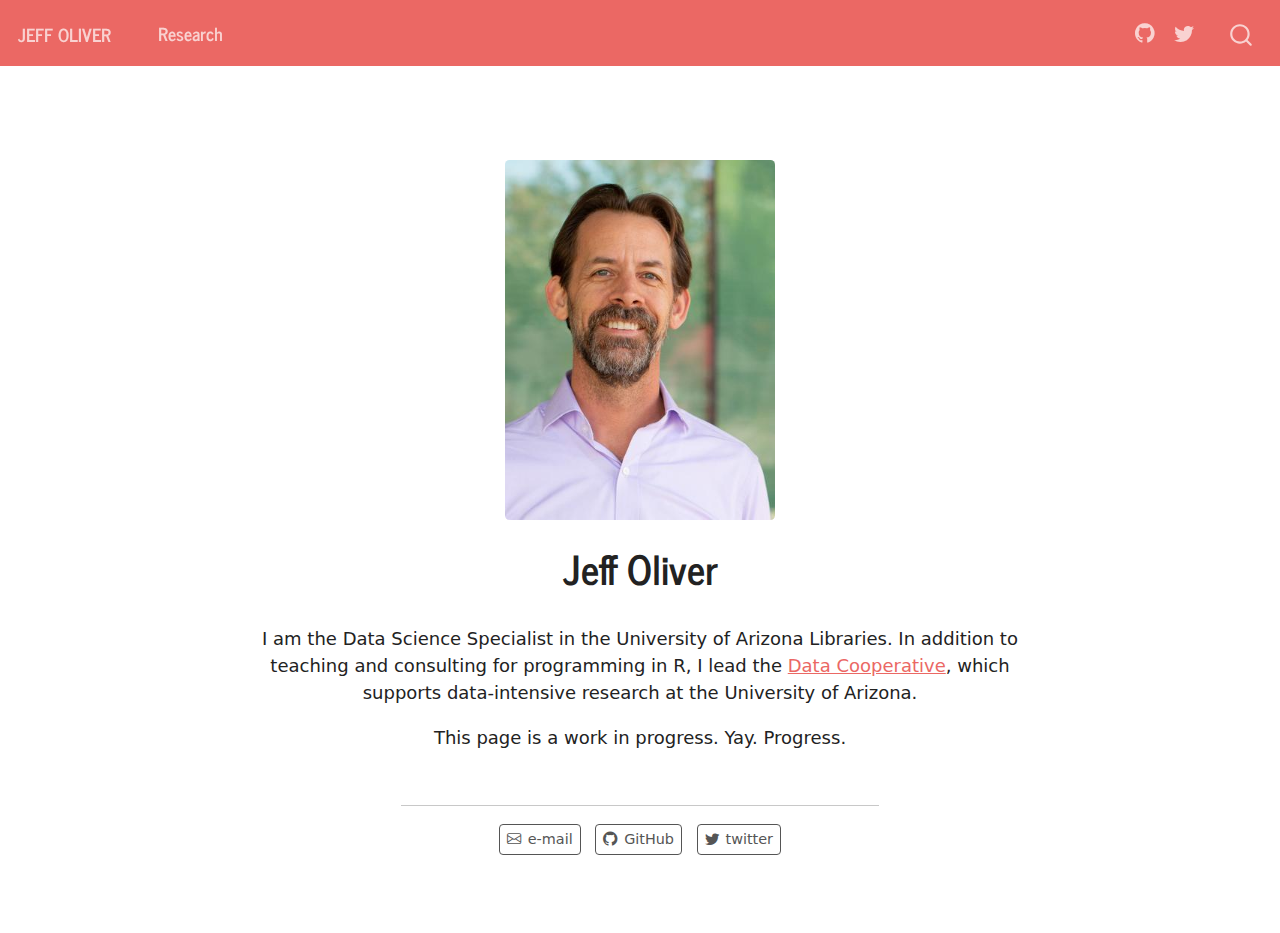
<file: docs/index.html>
<!DOCTYPE html>
<html xmlns="http://www.w3.org/1999/xhtml" lang="en" xml:lang="en"><head>

<meta charset="utf-8">
<meta name="generator" content="quarto-1.2.269">

<meta name="viewport" content="width=device-width, initial-scale=1.0, user-scalable=yes">


<title>Jeff Oliver</title>
<style>
code{white-space: pre-wrap;}
span.smallcaps{font-variant: small-caps;}
div.columns{display: flex; gap: min(4vw, 1.5em);}
div.column{flex: auto; overflow-x: auto;}
div.hanging-indent{margin-left: 1.5em; text-indent: -1.5em;}
ul.task-list{list-style: none;}
ul.task-list li input[type="checkbox"] {
  width: 0.8em;
  margin: 0 0.8em 0.2em -1.6em;
  vertical-align: middle;
}
</style>


<script src="site_libs/quarto-nav/quarto-nav.js"></script>
<script src="site_libs/quarto-nav/headroom.min.js"></script>
<script src="site_libs/clipboard/clipboard.min.js"></script>
<script src="site_libs/quarto-search/autocomplete.umd.js"></script>
<script src="site_libs/quarto-search/fuse.min.js"></script>
<script src="site_libs/quarto-search/quarto-search.js"></script>
<meta name="quarto:offset" content="./">
<script src="site_libs/quarto-html/quarto.js"></script>
<script src="site_libs/quarto-html/popper.min.js"></script>
<script src="site_libs/quarto-html/tippy.umd.min.js"></script>
<link href="site_libs/quarto-html/tippy.css" rel="stylesheet">
<link href="site_libs/quarto-html/quarto-syntax-highlighting.css" rel="stylesheet" id="quarto-text-highlighting-styles">
<script src="site_libs/bootstrap/bootstrap.min.js"></script>
<link href="site_libs/bootstrap/bootstrap-icons.css" rel="stylesheet">
<link href="site_libs/bootstrap/bootstrap.min.css" rel="stylesheet" id="quarto-bootstrap" data-mode="light">
<script id="quarto-search-options" type="application/json">{
  "location": "navbar",
  "copy-button": false,
  "collapse-after": 3,
  "panel-placement": "end",
  "type": "overlay",
  "limit": 20,
  "language": {
    "search-no-results-text": "No results",
    "search-matching-documents-text": "matching documents",
    "search-copy-link-title": "Copy link to search",
    "search-hide-matches-text": "Hide additional matches",
    "search-more-match-text": "more match in this document",
    "search-more-matches-text": "more matches in this document",
    "search-clear-button-title": "Clear",
    "search-detached-cancel-button-title": "Cancel",
    "search-submit-button-title": "Submit"
  }
}</script>


<link rel="stylesheet" href="styles.css">
</head>

<body class="nav-fixed fullcontent">

<div id="quarto-search-results"></div>
  <header id="quarto-header" class="headroom fixed-top">
    <nav class="navbar navbar-expand-lg navbar-dark ">
      <div class="navbar-container container-fluid">
      <div class="navbar-brand-container">
    <a class="navbar-brand" href="./index.html">
    <span class="navbar-title">Jeff Oliver</span>
    </a>
  </div>
          <button class="navbar-toggler" type="button" data-bs-toggle="collapse" data-bs-target="#navbarCollapse" aria-controls="navbarCollapse" aria-expanded="false" aria-label="Toggle navigation" onclick="if (window.quartoToggleHeadroom) { window.quartoToggleHeadroom(); }">
  <span class="navbar-toggler-icon"></span>
</button>
          <div class="collapse navbar-collapse" id="navbarCollapse">
            <ul class="navbar-nav navbar-nav-scroll me-auto">
  <li class="nav-item">
    <a class="nav-link" href="./research.html">
 <span class="menu-text">Research</span></a>
  </li>  
</ul>
            <ul class="navbar-nav navbar-nav-scroll ms-auto">
  <li class="nav-item compact">
    <a class="nav-link" href="https://github.com/jcoliver"><i class="bi bi-github" role="img">
</i> 
 <span class="menu-text"></span></a>
  </li>  
  <li class="nav-item compact">
    <a class="nav-link" href="https://twitter.com/jcoliverAZ"><i class="bi bi-twitter" role="img">
</i> 
 <span class="menu-text"></span></a>
  </li>  
</ul>
              <div id="quarto-search" class="" title="Search"></div>
          </div> <!-- /navcollapse -->
      </div> <!-- /container-fluid -->
    </nav>
</header>
<!-- content -->
<div id="quarto-content" class="quarto-container page-columns page-rows-contents page-layout-article page-navbar">
<!-- sidebar -->
<!-- margin-sidebar -->
    
<!-- main -->
<div class="quarto-about-jolla">
  <img src="headshot.jpg" class="about-image
  rounded " style="width: 15em;">
 <header id="title-block-header" class="quarto-title-block default">
<div class="quarto-title">
<h1 class="title">Jeff Oliver</h1>
</div>
<div class="quarto-title-meta">
  </div>
</header><main class="content" id="quarto-document-content">
<p>I am the Data Science Specialist in the University of Arizona Libraries. In addition to teaching and consulting for programming in R, I lead the <a href="https://data.library.arizona.edu">Data Cooperative</a>, which supports data-intensive research at the University of Arizona.</p>
<p>This page is a work in progress. Yay. Progress.</p>


</main> 
  <hr class="about-sep">
   <div class="about-links">
  <a href="mailto:jcoliver@arizona.edu" class="about-link">
    <i class="bi bi-envelope"></i>
     <span class="about-link-text">e-mail</span>
  </a>
  <a href="https://github.com/jcoliver" class="about-link">
    <i class="bi bi-github"></i>
     <span class="about-link-text">GitHub</span>
  </a>
  <a href="https://twitter.com/jcoliverAZ" class="about-link">
    <i class="bi bi-twitter"></i>
     <span class="about-link-text">twitter</span>
  </a>
</div>
</div>
 <!-- /main -->
<script id="quarto-html-after-body" type="application/javascript">
window.document.addEventListener("DOMContentLoaded", function (event) {
  const toggleBodyColorMode = (bsSheetEl) => {
    const mode = bsSheetEl.getAttribute("data-mode");
    const bodyEl = window.document.querySelector("body");
    if (mode === "dark") {
      bodyEl.classList.add("quarto-dark");
      bodyEl.classList.remove("quarto-light");
    } else {
      bodyEl.classList.add("quarto-light");
      bodyEl.classList.remove("quarto-dark");
    }
  }
  const toggleBodyColorPrimary = () => {
    const bsSheetEl = window.document.querySelector("link#quarto-bootstrap");
    if (bsSheetEl) {
      toggleBodyColorMode(bsSheetEl);
    }
  }
  toggleBodyColorPrimary();  
  const clipboard = new window.ClipboardJS('.code-copy-button', {
    target: function(trigger) {
      return trigger.previousElementSibling;
    }
  });
  clipboard.on('success', function(e) {
    // button target
    const button = e.trigger;
    // don't keep focus
    button.blur();
    // flash "checked"
    button.classList.add('code-copy-button-checked');
    var currentTitle = button.getAttribute("title");
    button.setAttribute("title", "Copied!");
    let tooltip;
    if (window.bootstrap) {
      button.setAttribute("data-bs-toggle", "tooltip");
      button.setAttribute("data-bs-placement", "left");
      button.setAttribute("data-bs-title", "Copied!");
      tooltip = new bootstrap.Tooltip(button, 
        { trigger: "manual", 
          customClass: "code-copy-button-tooltip",
          offset: [0, -8]});
      tooltip.show();    
    }
    setTimeout(function() {
      if (tooltip) {
        tooltip.hide();
        button.removeAttribute("data-bs-title");
        button.removeAttribute("data-bs-toggle");
        button.removeAttribute("data-bs-placement");
      }
      button.setAttribute("title", currentTitle);
      button.classList.remove('code-copy-button-checked');
    }, 1000);
    // clear code selection
    e.clearSelection();
  });
  function tippyHover(el, contentFn) {
    const config = {
      allowHTML: true,
      content: contentFn,
      maxWidth: 500,
      delay: 100,
      arrow: false,
      appendTo: function(el) {
          return el.parentElement;
      },
      interactive: true,
      interactiveBorder: 10,
      theme: 'quarto',
      placement: 'bottom-start'
    };
    window.tippy(el, config); 
  }
  const noterefs = window.document.querySelectorAll('a[role="doc-noteref"]');
  for (var i=0; i<noterefs.length; i++) {
    const ref = noterefs[i];
    tippyHover(ref, function() {
      // use id or data attribute instead here
      let href = ref.getAttribute('data-footnote-href') || ref.getAttribute('href');
      try { href = new URL(href).hash; } catch {}
      const id = href.replace(/^#\/?/, "");
      const note = window.document.getElementById(id);
      return note.innerHTML;
    });
  }
  const findCites = (el) => {
    const parentEl = el.parentElement;
    if (parentEl) {
      const cites = parentEl.dataset.cites;
      if (cites) {
        return {
          el,
          cites: cites.split(' ')
        };
      } else {
        return findCites(el.parentElement)
      }
    } else {
      return undefined;
    }
  };
  var bibliorefs = window.document.querySelectorAll('a[role="doc-biblioref"]');
  for (var i=0; i<bibliorefs.length; i++) {
    const ref = bibliorefs[i];
    const citeInfo = findCites(ref);
    if (citeInfo) {
      tippyHover(citeInfo.el, function() {
        var popup = window.document.createElement('div');
        citeInfo.cites.forEach(function(cite) {
          var citeDiv = window.document.createElement('div');
          citeDiv.classList.add('hanging-indent');
          citeDiv.classList.add('csl-entry');
          var biblioDiv = window.document.getElementById('ref-' + cite);
          if (biblioDiv) {
            citeDiv.innerHTML = biblioDiv.innerHTML;
          }
          popup.appendChild(citeDiv);
        });
        return popup.innerHTML;
      });
    }
  }
});
</script>
</div> <!-- /content -->



</body></html>
</file>
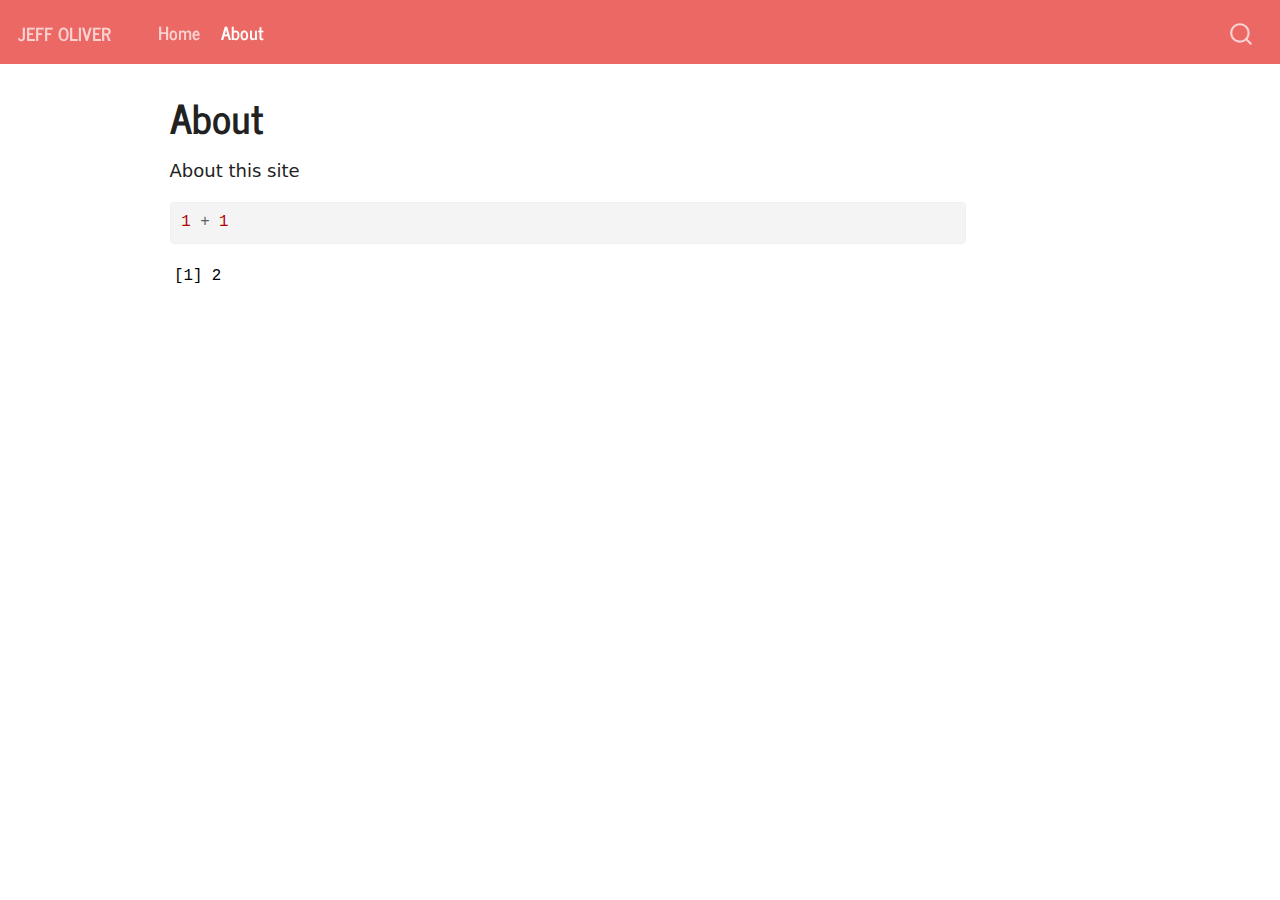
<file: docs/about.html>
<!DOCTYPE html>
<html xmlns="http://www.w3.org/1999/xhtml" lang="en" xml:lang="en"><head>

<meta charset="utf-8">
<meta name="generator" content="quarto-1.2.269">

<meta name="viewport" content="width=device-width, initial-scale=1.0, user-scalable=yes">


<title>Jeff Oliver - About</title>
<style>
code{white-space: pre-wrap;}
span.smallcaps{font-variant: small-caps;}
div.columns{display: flex; gap: min(4vw, 1.5em);}
div.column{flex: auto; overflow-x: auto;}
div.hanging-indent{margin-left: 1.5em; text-indent: -1.5em;}
ul.task-list{list-style: none;}
ul.task-list li input[type="checkbox"] {
  width: 0.8em;
  margin: 0 0.8em 0.2em -1.6em;
  vertical-align: middle;
}
pre > code.sourceCode { white-space: pre; position: relative; }
pre > code.sourceCode > span { display: inline-block; line-height: 1.25; }
pre > code.sourceCode > span:empty { height: 1.2em; }
.sourceCode { overflow: visible; }
code.sourceCode > span { color: inherit; text-decoration: inherit; }
div.sourceCode { margin: 1em 0; }
pre.sourceCode { margin: 0; }
@media screen {
div.sourceCode { overflow: auto; }
}
@media print {
pre > code.sourceCode { white-space: pre-wrap; }
pre > code.sourceCode > span { text-indent: -5em; padding-left: 5em; }
}
pre.numberSource code
  { counter-reset: source-line 0; }
pre.numberSource code > span
  { position: relative; left: -4em; counter-increment: source-line; }
pre.numberSource code > span > a:first-child::before
  { content: counter(source-line);
    position: relative; left: -1em; text-align: right; vertical-align: baseline;
    border: none; display: inline-block;
    -webkit-touch-callout: none; -webkit-user-select: none;
    -khtml-user-select: none; -moz-user-select: none;
    -ms-user-select: none; user-select: none;
    padding: 0 4px; width: 4em;
    color: #aaaaaa;
  }
pre.numberSource { margin-left: 3em; border-left: 1px solid #aaaaaa;  padding-left: 4px; }
div.sourceCode
  {   }
@media screen {
pre > code.sourceCode > span > a:first-child::before { text-decoration: underline; }
}
code span.al { color: #ff0000; font-weight: bold; } /* Alert */
code span.an { color: #60a0b0; font-weight: bold; font-style: italic; } /* Annotation */
code span.at { color: #7d9029; } /* Attribute */
code span.bn { color: #40a070; } /* BaseN */
code span.bu { color: #008000; } /* BuiltIn */
code span.cf { color: #007020; font-weight: bold; } /* ControlFlow */
code span.ch { color: #4070a0; } /* Char */
code span.cn { color: #880000; } /* Constant */
code span.co { color: #60a0b0; font-style: italic; } /* Comment */
code span.cv { color: #60a0b0; font-weight: bold; font-style: italic; } /* CommentVar */
code span.do { color: #ba2121; font-style: italic; } /* Documentation */
code span.dt { color: #902000; } /* DataType */
code span.dv { color: #40a070; } /* DecVal */
code span.er { color: #ff0000; font-weight: bold; } /* Error */
code span.ex { } /* Extension */
code span.fl { color: #40a070; } /* Float */
code span.fu { color: #06287e; } /* Function */
code span.im { color: #008000; font-weight: bold; } /* Import */
code span.in { color: #60a0b0; font-weight: bold; font-style: italic; } /* Information */
code span.kw { color: #007020; font-weight: bold; } /* Keyword */
code span.op { color: #666666; } /* Operator */
code span.ot { color: #007020; } /* Other */
code span.pp { color: #bc7a00; } /* Preprocessor */
code span.sc { color: #4070a0; } /* SpecialChar */
code span.ss { color: #bb6688; } /* SpecialString */
code span.st { color: #4070a0; } /* String */
code span.va { color: #19177c; } /* Variable */
code span.vs { color: #4070a0; } /* VerbatimString */
code span.wa { color: #60a0b0; font-weight: bold; font-style: italic; } /* Warning */
</style>


<script src="site_libs/quarto-nav/quarto-nav.js"></script>
<script src="site_libs/quarto-nav/headroom.min.js"></script>
<script src="site_libs/clipboard/clipboard.min.js"></script>
<script src="site_libs/quarto-search/autocomplete.umd.js"></script>
<script src="site_libs/quarto-search/fuse.min.js"></script>
<script src="site_libs/quarto-search/quarto-search.js"></script>
<meta name="quarto:offset" content="./">
<script src="site_libs/quarto-html/quarto.js"></script>
<script src="site_libs/quarto-html/popper.min.js"></script>
<script src="site_libs/quarto-html/tippy.umd.min.js"></script>
<script src="site_libs/quarto-html/anchor.min.js"></script>
<link href="site_libs/quarto-html/tippy.css" rel="stylesheet">
<link href="site_libs/quarto-html/quarto-syntax-highlighting.css" rel="stylesheet" id="quarto-text-highlighting-styles">
<script src="site_libs/bootstrap/bootstrap.min.js"></script>
<link href="site_libs/bootstrap/bootstrap-icons.css" rel="stylesheet">
<link href="site_libs/bootstrap/bootstrap.min.css" rel="stylesheet" id="quarto-bootstrap" data-mode="light">
<script id="quarto-search-options" type="application/json">{
  "location": "navbar",
  "copy-button": false,
  "collapse-after": 3,
  "panel-placement": "end",
  "type": "overlay",
  "limit": 20,
  "language": {
    "search-no-results-text": "No results",
    "search-matching-documents-text": "matching documents",
    "search-copy-link-title": "Copy link to search",
    "search-hide-matches-text": "Hide additional matches",
    "search-more-match-text": "more match in this document",
    "search-more-matches-text": "more matches in this document",
    "search-clear-button-title": "Clear",
    "search-detached-cancel-button-title": "Cancel",
    "search-submit-button-title": "Submit"
  }
}</script>


<link rel="stylesheet" href="styles.css">
</head>

<body class="nav-fixed">

<div id="quarto-search-results"></div>
  <header id="quarto-header" class="headroom fixed-top">
    <nav class="navbar navbar-expand-lg navbar-dark ">
      <div class="navbar-container container-fluid">
      <div class="navbar-brand-container">
    <a class="navbar-brand" href="./index.html">
    <span class="navbar-title">Jeff Oliver</span>
    </a>
  </div>
          <button class="navbar-toggler" type="button" data-bs-toggle="collapse" data-bs-target="#navbarCollapse" aria-controls="navbarCollapse" aria-expanded="false" aria-label="Toggle navigation" onclick="if (window.quartoToggleHeadroom) { window.quartoToggleHeadroom(); }">
  <span class="navbar-toggler-icon"></span>
</button>
          <div class="collapse navbar-collapse" id="navbarCollapse">
            <ul class="navbar-nav navbar-nav-scroll me-auto">
  <li class="nav-item">
    <a class="nav-link" href="./index.html">
 <span class="menu-text">Home</span></a>
  </li>  
  <li class="nav-item">
    <a class="nav-link active" href="./about.html" aria-current="page">
 <span class="menu-text">About</span></a>
  </li>  
</ul>
              <div id="quarto-search" class="" title="Search"></div>
          </div> <!-- /navcollapse -->
      </div> <!-- /container-fluid -->
    </nav>
</header>
<!-- content -->
<div id="quarto-content" class="quarto-container page-columns page-rows-contents page-layout-article page-navbar">
<!-- sidebar -->
<!-- margin-sidebar -->
    <div id="quarto-margin-sidebar" class="sidebar margin-sidebar">
        
    </div>
<!-- main -->
<main class="content" id="quarto-document-content">

<header id="title-block-header" class="quarto-title-block default">
<div class="quarto-title">
<h1 class="title">About</h1>
</div>



<div class="quarto-title-meta">

    
  
    
  </div>
  

</header>

<p>About this site</p>
<div class="cell">
<div class="sourceCode cell-code" id="cb1"><pre class="sourceCode r code-with-copy"><code class="sourceCode r"><span id="cb1-1"><a href="#cb1-1" aria-hidden="true" tabindex="-1"></a><span class="dv">1</span> <span class="sc">+</span> <span class="dv">1</span></span></code><button title="Copy to Clipboard" class="code-copy-button"><i class="bi"></i></button></pre></div>
<div class="cell-output cell-output-stdout">
<pre><code>[1] 2</code></pre>
</div>
</div>



</main> <!-- /main -->
<script id="quarto-html-after-body" type="application/javascript">
window.document.addEventListener("DOMContentLoaded", function (event) {
  const toggleBodyColorMode = (bsSheetEl) => {
    const mode = bsSheetEl.getAttribute("data-mode");
    const bodyEl = window.document.querySelector("body");
    if (mode === "dark") {
      bodyEl.classList.add("quarto-dark");
      bodyEl.classList.remove("quarto-light");
    } else {
      bodyEl.classList.add("quarto-light");
      bodyEl.classList.remove("quarto-dark");
    }
  }
  const toggleBodyColorPrimary = () => {
    const bsSheetEl = window.document.querySelector("link#quarto-bootstrap");
    if (bsSheetEl) {
      toggleBodyColorMode(bsSheetEl);
    }
  }
  toggleBodyColorPrimary();  
  const icon = "";
  const anchorJS = new window.AnchorJS();
  anchorJS.options = {
    placement: 'right',
    icon: icon
  };
  anchorJS.add('.anchored');
  const clipboard = new window.ClipboardJS('.code-copy-button', {
    target: function(trigger) {
      return trigger.previousElementSibling;
    }
  });
  clipboard.on('success', function(e) {
    // button target
    const button = e.trigger;
    // don't keep focus
    button.blur();
    // flash "checked"
    button.classList.add('code-copy-button-checked');
    var currentTitle = button.getAttribute("title");
    button.setAttribute("title", "Copied!");
    let tooltip;
    if (window.bootstrap) {
      button.setAttribute("data-bs-toggle", "tooltip");
      button.setAttribute("data-bs-placement", "left");
      button.setAttribute("data-bs-title", "Copied!");
      tooltip = new bootstrap.Tooltip(button, 
        { trigger: "manual", 
          customClass: "code-copy-button-tooltip",
          offset: [0, -8]});
      tooltip.show();    
    }
    setTimeout(function() {
      if (tooltip) {
        tooltip.hide();
        button.removeAttribute("data-bs-title");
        button.removeAttribute("data-bs-toggle");
        button.removeAttribute("data-bs-placement");
      }
      button.setAttribute("title", currentTitle);
      button.classList.remove('code-copy-button-checked');
    }, 1000);
    // clear code selection
    e.clearSelection();
  });
  function tippyHover(el, contentFn) {
    const config = {
      allowHTML: true,
      content: contentFn,
      maxWidth: 500,
      delay: 100,
      arrow: false,
      appendTo: function(el) {
          return el.parentElement;
      },
      interactive: true,
      interactiveBorder: 10,
      theme: 'quarto',
      placement: 'bottom-start'
    };
    window.tippy(el, config); 
  }
  const noterefs = window.document.querySelectorAll('a[role="doc-noteref"]');
  for (var i=0; i<noterefs.length; i++) {
    const ref = noterefs[i];
    tippyHover(ref, function() {
      // use id or data attribute instead here
      let href = ref.getAttribute('data-footnote-href') || ref.getAttribute('href');
      try { href = new URL(href).hash; } catch {}
      const id = href.replace(/^#\/?/, "");
      const note = window.document.getElementById(id);
      return note.innerHTML;
    });
  }
  const findCites = (el) => {
    const parentEl = el.parentElement;
    if (parentEl) {
      const cites = parentEl.dataset.cites;
      if (cites) {
        return {
          el,
          cites: cites.split(' ')
        };
      } else {
        return findCites(el.parentElement)
      }
    } else {
      return undefined;
    }
  };
  var bibliorefs = window.document.querySelectorAll('a[role="doc-biblioref"]');
  for (var i=0; i<bibliorefs.length; i++) {
    const ref = bibliorefs[i];
    const citeInfo = findCites(ref);
    if (citeInfo) {
      tippyHover(citeInfo.el, function() {
        var popup = window.document.createElement('div');
        citeInfo.cites.forEach(function(cite) {
          var citeDiv = window.document.createElement('div');
          citeDiv.classList.add('hanging-indent');
          citeDiv.classList.add('csl-entry');
          var biblioDiv = window.document.getElementById('ref-' + cite);
          if (biblioDiv) {
            citeDiv.innerHTML = biblioDiv.innerHTML;
          }
          popup.appendChild(citeDiv);
        });
        return popup.innerHTML;
      });
    }
  }
});
</script>
</div> <!-- /content -->



</body></html>
</file>
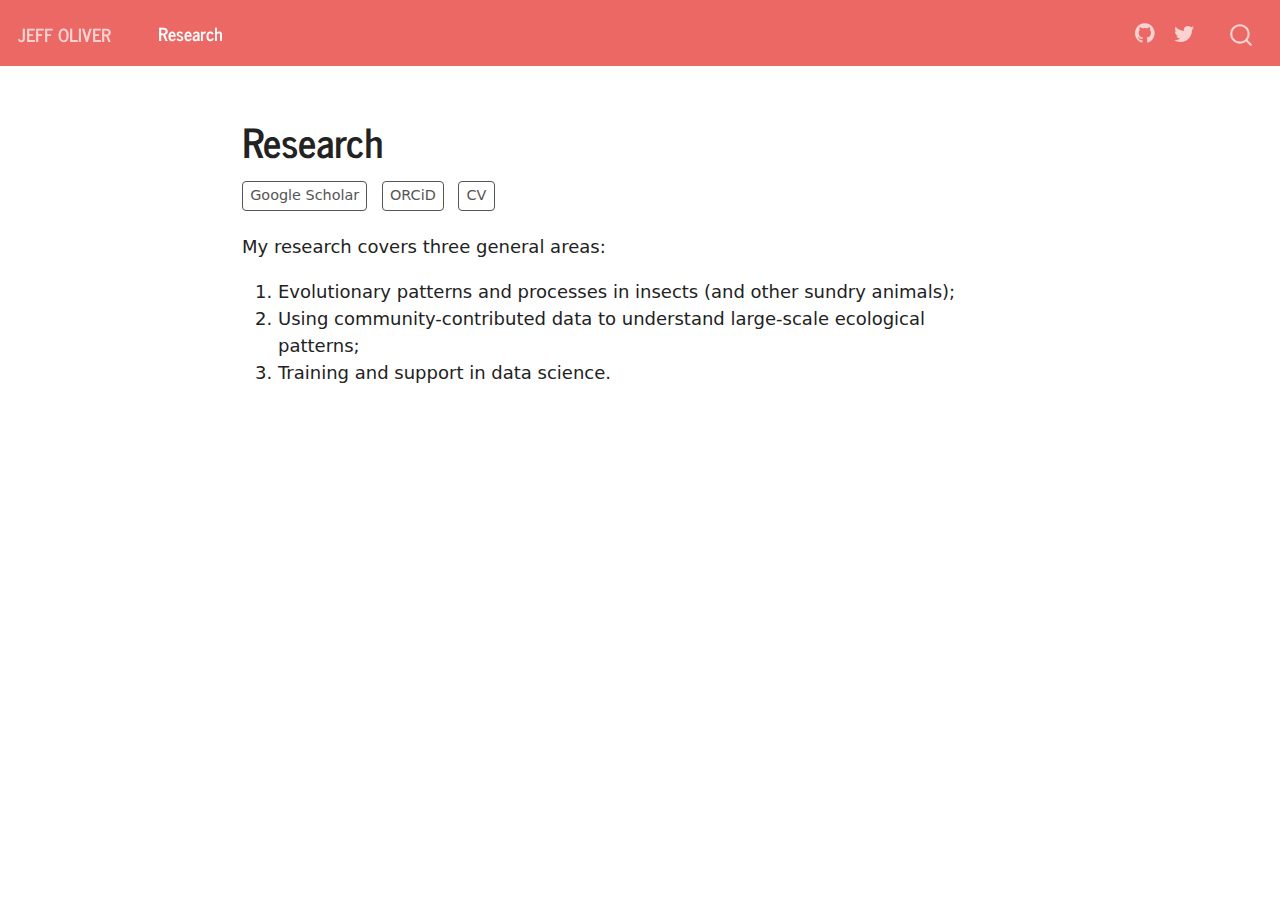
<file: docs/research.html>
<!DOCTYPE html>
<html xmlns="http://www.w3.org/1999/xhtml" lang="en" xml:lang="en"><head>

<meta charset="utf-8">
<meta name="generator" content="quarto-1.2.269">

<meta name="viewport" content="width=device-width, initial-scale=1.0, user-scalable=yes">


<title>Jeff Oliver - Research</title>
<style>
code{white-space: pre-wrap;}
span.smallcaps{font-variant: small-caps;}
div.columns{display: flex; gap: min(4vw, 1.5em);}
div.column{flex: auto; overflow-x: auto;}
div.hanging-indent{margin-left: 1.5em; text-indent: -1.5em;}
ul.task-list{list-style: none;}
ul.task-list li input[type="checkbox"] {
  width: 0.8em;
  margin: 0 0.8em 0.2em -1.6em;
  vertical-align: middle;
}
</style>


<script src="site_libs/quarto-nav/quarto-nav.js"></script>
<script src="site_libs/quarto-nav/headroom.min.js"></script>
<script src="site_libs/clipboard/clipboard.min.js"></script>
<script src="site_libs/quarto-search/autocomplete.umd.js"></script>
<script src="site_libs/quarto-search/fuse.min.js"></script>
<script src="site_libs/quarto-search/quarto-search.js"></script>
<meta name="quarto:offset" content="./">
<script src="site_libs/quarto-html/quarto.js"></script>
<script src="site_libs/quarto-html/popper.min.js"></script>
<script src="site_libs/quarto-html/tippy.umd.min.js"></script>
<link href="site_libs/quarto-html/tippy.css" rel="stylesheet">
<link href="site_libs/quarto-html/quarto-syntax-highlighting.css" rel="stylesheet" id="quarto-text-highlighting-styles">
<script src="site_libs/bootstrap/bootstrap.min.js"></script>
<link href="site_libs/bootstrap/bootstrap-icons.css" rel="stylesheet">
<link href="site_libs/bootstrap/bootstrap.min.css" rel="stylesheet" id="quarto-bootstrap" data-mode="light">
<script id="quarto-search-options" type="application/json">{
  "location": "navbar",
  "copy-button": false,
  "collapse-after": 3,
  "panel-placement": "end",
  "type": "overlay",
  "limit": 20,
  "language": {
    "search-no-results-text": "No results",
    "search-matching-documents-text": "matching documents",
    "search-copy-link-title": "Copy link to search",
    "search-hide-matches-text": "Hide additional matches",
    "search-more-match-text": "more match in this document",
    "search-more-matches-text": "more matches in this document",
    "search-clear-button-title": "Clear",
    "search-detached-cancel-button-title": "Cancel",
    "search-submit-button-title": "Submit"
  }
}</script>


<link rel="stylesheet" href="styles.css">
</head>

<body class="nav-fixed fullcontent">

<div id="quarto-search-results"></div>
  <header id="quarto-header" class="headroom fixed-top">
    <nav class="navbar navbar-expand-lg navbar-dark ">
      <div class="navbar-container container-fluid">
      <div class="navbar-brand-container">
    <a class="navbar-brand" href="./index.html">
    <span class="navbar-title">Jeff Oliver</span>
    </a>
  </div>
          <button class="navbar-toggler" type="button" data-bs-toggle="collapse" data-bs-target="#navbarCollapse" aria-controls="navbarCollapse" aria-expanded="false" aria-label="Toggle navigation" onclick="if (window.quartoToggleHeadroom) { window.quartoToggleHeadroom(); }">
  <span class="navbar-toggler-icon"></span>
</button>
          <div class="collapse navbar-collapse" id="navbarCollapse">
            <ul class="navbar-nav navbar-nav-scroll me-auto">
  <li class="nav-item">
    <a class="nav-link active" href="./research.html" aria-current="page">
 <span class="menu-text">Research</span></a>
  </li>  
</ul>
            <ul class="navbar-nav navbar-nav-scroll ms-auto">
  <li class="nav-item compact">
    <a class="nav-link" href="https://github.com/jcoliver"><i class="bi bi-github" role="img">
</i> 
 <span class="menu-text"></span></a>
  </li>  
  <li class="nav-item compact">
    <a class="nav-link" href="https://twitter.com/jcoliverAZ"><i class="bi bi-twitter" role="img">
</i> 
 <span class="menu-text"></span></a>
  </li>  
</ul>
              <div id="quarto-search" class="" title="Search"></div>
          </div> <!-- /navcollapse -->
      </div> <!-- /container-fluid -->
    </nav>
</header>
<!-- content -->
<div id="quarto-content" class="quarto-container page-columns page-rows-contents page-layout-article page-navbar">
<!-- sidebar -->
<!-- margin-sidebar -->
    
<!-- main -->
<div class="quarto-about-solana column-body">
  <div class="about-entity">
    <div class="entity-contents">
      <header id="title-block-header" class="quarto-title-block default">
<div class="quarto-title">
<h1 class="title">Research</h1>
</div>
<div class="quarto-title-meta">
  </div>
</header> <div class="about-links">
  <a href="https://scholar.google.com/citations?user=QsbzWj0AAAAJ&amp;hl=en" class="about-link">
     <span class="about-link-text">Google Scholar</span>
  </a>
  <a href="https://orcid.org/0000-0003-2160-1086" class="about-link">
     <span class="about-link-text">ORCiD</span>
  </a>
  <a href="https://drive.google.com/file/d/1qiK94Qf9ihbrgBZg5IOMT-7AyJPMG4ZJ/view?usp=sharing" class="about-link">
     <span class="about-link-text">CV</span>
  </a>
</div>
      <div class="about-contents"><main class="content" id="quarto-document-content">
<p>My research covers three general areas:</p>
<ol type="1">
<li>Evolutionary patterns and processes in insects (and other sundry animals);</li>
<li>Using community-contributed data to understand large-scale ecological patterns;</li>
<li>Training and support in data science.</li>
</ol>


</main></div>
    </div>
  </div>
</div>
 <!-- /main -->
<script id="quarto-html-after-body" type="application/javascript">
window.document.addEventListener("DOMContentLoaded", function (event) {
  const toggleBodyColorMode = (bsSheetEl) => {
    const mode = bsSheetEl.getAttribute("data-mode");
    const bodyEl = window.document.querySelector("body");
    if (mode === "dark") {
      bodyEl.classList.add("quarto-dark");
      bodyEl.classList.remove("quarto-light");
    } else {
      bodyEl.classList.add("quarto-light");
      bodyEl.classList.remove("quarto-dark");
    }
  }
  const toggleBodyColorPrimary = () => {
    const bsSheetEl = window.document.querySelector("link#quarto-bootstrap");
    if (bsSheetEl) {
      toggleBodyColorMode(bsSheetEl);
    }
  }
  toggleBodyColorPrimary();  
  const clipboard = new window.ClipboardJS('.code-copy-button', {
    target: function(trigger) {
      return trigger.previousElementSibling;
    }
  });
  clipboard.on('success', function(e) {
    // button target
    const button = e.trigger;
    // don't keep focus
    button.blur();
    // flash "checked"
    button.classList.add('code-copy-button-checked');
    var currentTitle = button.getAttribute("title");
    button.setAttribute("title", "Copied!");
    let tooltip;
    if (window.bootstrap) {
      button.setAttribute("data-bs-toggle", "tooltip");
      button.setAttribute("data-bs-placement", "left");
      button.setAttribute("data-bs-title", "Copied!");
      tooltip = new bootstrap.Tooltip(button, 
        { trigger: "manual", 
          customClass: "code-copy-button-tooltip",
          offset: [0, -8]});
      tooltip.show();    
    }
    setTimeout(function() {
      if (tooltip) {
        tooltip.hide();
        button.removeAttribute("data-bs-title");
        button.removeAttribute("data-bs-toggle");
        button.removeAttribute("data-bs-placement");
      }
      button.setAttribute("title", currentTitle);
      button.classList.remove('code-copy-button-checked');
    }, 1000);
    // clear code selection
    e.clearSelection();
  });
  function tippyHover(el, contentFn) {
    const config = {
      allowHTML: true,
      content: contentFn,
      maxWidth: 500,
      delay: 100,
      arrow: false,
      appendTo: function(el) {
          return el.parentElement;
      },
      interactive: true,
      interactiveBorder: 10,
      theme: 'quarto',
      placement: 'bottom-start'
    };
    window.tippy(el, config); 
  }
  const noterefs = window.document.querySelectorAll('a[role="doc-noteref"]');
  for (var i=0; i<noterefs.length; i++) {
    const ref = noterefs[i];
    tippyHover(ref, function() {
      // use id or data attribute instead here
      let href = ref.getAttribute('data-footnote-href') || ref.getAttribute('href');
      try { href = new URL(href).hash; } catch {}
      const id = href.replace(/^#\/?/, "");
      const note = window.document.getElementById(id);
      return note.innerHTML;
    });
  }
  const findCites = (el) => {
    const parentEl = el.parentElement;
    if (parentEl) {
      const cites = parentEl.dataset.cites;
      if (cites) {
        return {
          el,
          cites: cites.split(' ')
        };
      } else {
        return findCites(el.parentElement)
      }
    } else {
      return undefined;
    }
  };
  var bibliorefs = window.document.querySelectorAll('a[role="doc-biblioref"]');
  for (var i=0; i<bibliorefs.length; i++) {
    const ref = bibliorefs[i];
    const citeInfo = findCites(ref);
    if (citeInfo) {
      tippyHover(citeInfo.el, function() {
        var popup = window.document.createElement('div');
        citeInfo.cites.forEach(function(cite) {
          var citeDiv = window.document.createElement('div');
          citeDiv.classList.add('hanging-indent');
          citeDiv.classList.add('csl-entry');
          var biblioDiv = window.document.getElementById('ref-' + cite);
          if (biblioDiv) {
            citeDiv.innerHTML = biblioDiv.innerHTML;
          }
          popup.appendChild(citeDiv);
        });
        return popup.innerHTML;
      });
    }
  }
});
</script>
</div> <!-- /content -->



</body></html>
</file>
<file: docs/site_libs/quarto-html/tippy.css>
.tippy-box[data-animation=fade][data-state=hidden]{opacity:0}[data-tippy-root]{max-width:calc(100vw - 10px)}.tippy-box{position:relative;background-color:#333;color:#fff;border-radius:4px;font-size:14px;line-height:1.4;white-space:normal;outline:0;transition-property:transform,visibility,opacity}.tippy-box[data-placement^=top]>.tippy-arrow{bottom:0}.tippy-box[data-placement^=top]>.tippy-arrow:before{bottom:-7px;left:0;border-width:8px 8px 0;border-top-color:initial;transform-origin:center top}.tippy-box[data-placement^=bottom]>.tippy-arrow{top:0}.tippy-box[data-placement^=bottom]>.tippy-arrow:before{top:-7px;left:0;border-width:0 8px 8px;border-bottom-color:initial;transform-origin:center bottom}.tippy-box[data-placement^=left]>.tippy-arrow{right:0}.tippy-box[data-placement^=left]>.tippy-arrow:before{border-width:8px 0 8px 8px;border-left-color:initial;right:-7px;transform-origin:center left}.tippy-box[data-placement^=right]>.tippy-arrow{left:0}.tippy-box[data-placement^=right]>.tippy-arrow:before{left:-7px;border-width:8px 8px 8px 0;border-right-color:initial;transform-origin:center right}.tippy-box[data-inertia][data-state=visible]{transition-timing-function:cubic-bezier(.54,1.5,.38,1.11)}.tippy-arrow{width:16px;height:16px;color:#333}.tippy-arrow:before{content:"";position:absolute;border-color:transparent;border-style:solid}.tippy-content{position:relative;padding:5px 9px;z-index:1}
</file>
<file: docs/site_libs/quarto-html/quarto-syntax-highlighting.css>
/* quarto syntax highlight colors */
:root {
  --quarto-hl-ot-color: #003B4F;
  --quarto-hl-at-color: #657422;
  --quarto-hl-ss-color: #20794D;
  --quarto-hl-an-color: #5E5E5E;
  --quarto-hl-fu-color: #4758AB;
  --quarto-hl-st-color: #20794D;
  --quarto-hl-cf-color: #003B4F;
  --quarto-hl-op-color: #5E5E5E;
  --quarto-hl-er-color: #AD0000;
  --quarto-hl-bn-color: #AD0000;
  --quarto-hl-al-color: #AD0000;
  --quarto-hl-va-color: #111111;
  --quarto-hl-bu-color: inherit;
  --quarto-hl-ex-color: inherit;
  --quarto-hl-pp-color: #AD0000;
  --quarto-hl-in-color: #5E5E5E;
  --quarto-hl-vs-color: #20794D;
  --quarto-hl-wa-color: #5E5E5E;
  --quarto-hl-do-color: #5E5E5E;
  --quarto-hl-im-color: #00769E;
  --quarto-hl-ch-color: #20794D;
  --quarto-hl-dt-color: #AD0000;
  --quarto-hl-fl-color: #AD0000;
  --quarto-hl-co-color: #5E5E5E;
  --quarto-hl-cv-color: #5E5E5E;
  --quarto-hl-cn-color: #8f5902;
  --quarto-hl-sc-color: #5E5E5E;
  --quarto-hl-dv-color: #AD0000;
  --quarto-hl-kw-color: #003B4F;
}

/* other quarto variables */
:root {
  --quarto-font-monospace: SFMono-Regular, Menlo, Monaco, Consolas, "Liberation Mono", "Courier New", monospace;
}

pre > code.sourceCode > span {
  color: #003B4F;
}

code span {
  color: #003B4F;
}

code.sourceCode > span {
  color: #003B4F;
}

div.sourceCode,
div.sourceCode pre.sourceCode {
  color: #003B4F;
}

code span.ot {
  color: #003B4F;
}

code span.at {
  color: #657422;
}

code span.ss {
  color: #20794D;
}

code span.an {
  color: #5E5E5E;
}

code span.fu {
  color: #4758AB;
}

code span.st {
  color: #20794D;
}

code span.cf {
  color: #003B4F;
}

code span.op {
  color: #5E5E5E;
}

code span.er {
  color: #AD0000;
}

code span.bn {
  color: #AD0000;
}

code span.al {
  color: #AD0000;
}

code span.va {
  color: #111111;
}

code span.pp {
  color: #AD0000;
}

code span.in {
  color: #5E5E5E;
}

code span.vs {
  color: #20794D;
}

code span.wa {
  color: #5E5E5E;
  font-style: italic;
}

code span.do {
  color: #5E5E5E;
  font-style: italic;
}

code span.im {
  color: #00769E;
}

code span.ch {
  color: #20794D;
}

code span.dt {
  color: #AD0000;
}

code span.fl {
  color: #AD0000;
}

code span.co {
  color: #5E5E5E;
}

code span.cv {
  color: #5E5E5E;
  font-style: italic;
}

code span.cn {
  color: #8f5902;
}

code span.sc {
  color: #5E5E5E;
}

code span.dv {
  color: #AD0000;
}

code span.kw {
  color: #003B4F;
}

.prevent-inlining {
  content: "</";
}

/*# sourceMappingURL=debc5d5d77c3f9108843748ff7464032.css.map */
</file>
<file: docs/styles.css>
/* css styles */
</file>
